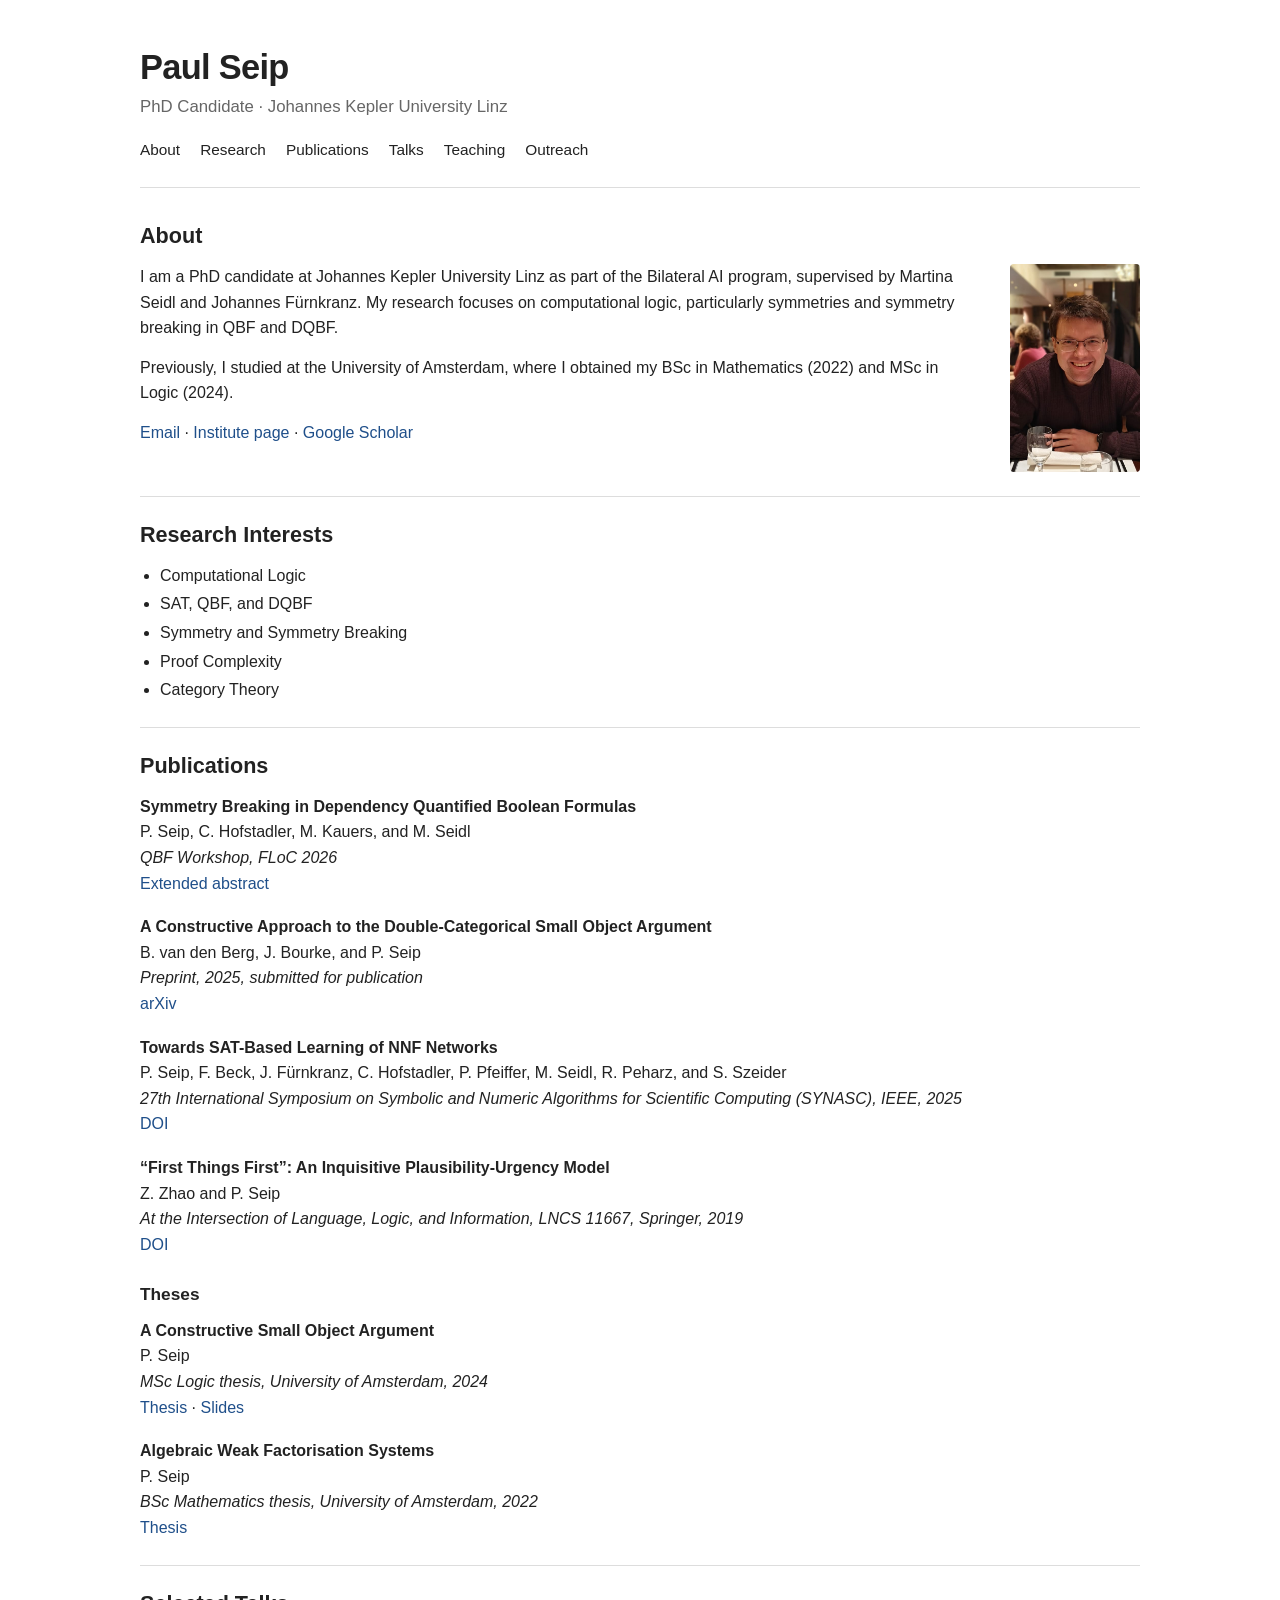
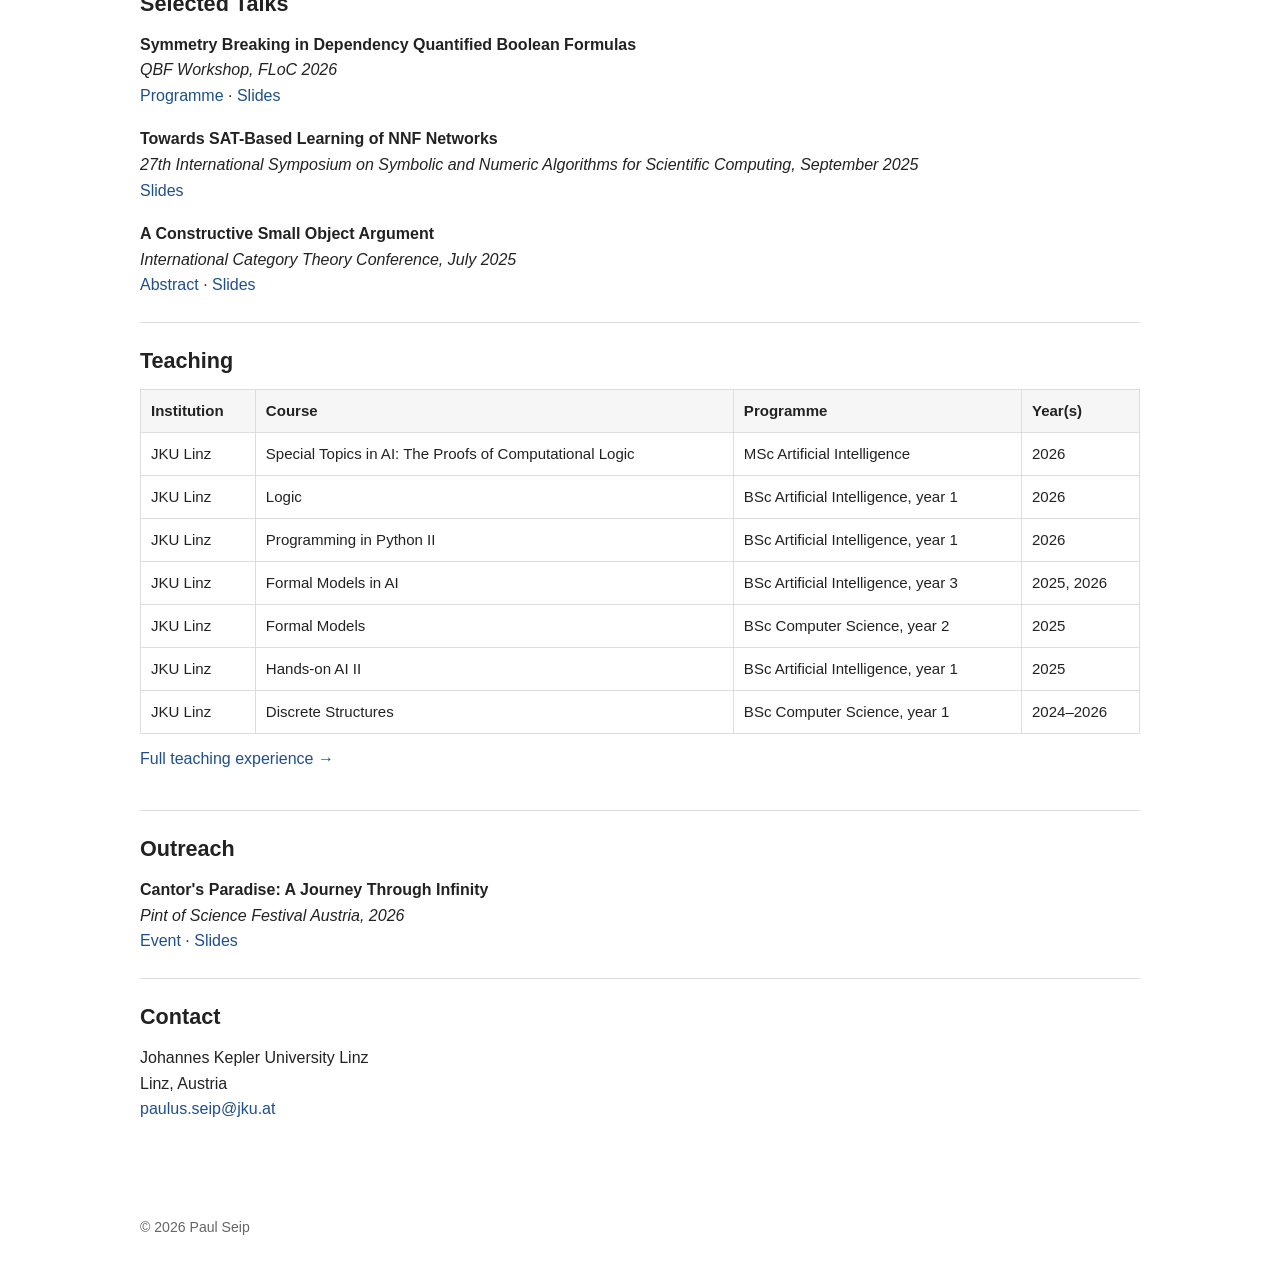
<file: index.html>
<!DOCTYPE html>
<html lang="en">
<head>
  <meta charset="utf-8">
  <meta name="viewport" content="width=device-width, initial-scale=1">

  <title>Paul Seip - Academic Homepage</title>
  <meta name="description" content="Academic homepage of Paul Seip, PhD candidate at Johannes Kepler University Linz.">

  <link rel="stylesheet" href="style.css">
</head>

<body>
  <div class="container">

    <header>
      <h1>Paul Seip</h1>
      <p class="subtitle">
        PhD Candidate · Johannes Kepler University Linz
      </p>

      <nav aria-label="Main navigation">
        <a href="#about">About</a>
        <a href="#research">Research</a>
        <a href="#publications">Publications</a>
        <a href="#talks">Talks</a>
        <a href="#teaching">Teaching</a>
        <a href="#outreach">Outreach</a>
      </nav>
    </header>

    <main>

      <section id="about">
        <h2>About</h2>

        <div class="about-layout">
          <div class="about-text">
            <p>
              I am a PhD candidate at Johannes Kepler University Linz as part of the
              Bilateral AI program, supervised by Martina Seidl and Johannes Fürnkranz.
              My research focuses on computational logic, particularly symmetries and
              symmetry breaking in QBF and DQBF.
            </p>

            <p>
              Previously, I studied at the University of Amsterdam, where I obtained
              my BSc in Mathematics (2022) and MSc in Logic (2024).
            </p>

            <p class="links">
              <a href="mailto:paulus.seip@jku.at">Email</a>
              ·
              <a href="https://www.jku.at/institut-fuer-symbolic-artificial-intelligence/team/paulus-seip-msc/">Institute page</a>
              ·
              <a href="https://scholar.google.com/citations?hl=en&amp;user=l6cyWIUAAAAJ">Google Scholar</a>
            </p>
          </div>

          <img class="profile-photo" src="photo.png" alt="Photo of Paul Seip">
        </div>
      </section>

      <section id="research">
        <h2>Research Interests</h2>
        <ul>
          <li>Computational Logic</li>
          <li>SAT, QBF, and DQBF</li>
          <li>Symmetry and Symmetry Breaking</li>
          <li>Proof Complexity</li>
          <li>Category Theory</li>
        </ul>
      </section>

      <section id="publications">
        <h2>Publications</h2>

        <div class="publication">
          <strong>Symmetry Breaking in Dependency Quantified Boolean Formulas</strong><br>
          P. Seip, C. Hofstadler, M. Kauers, and M. Seidl<br>
          <em>QBF Workshop, FLoC 2026</em><br>
          <a href="FLoC_extended_abstract.pdf">Extended abstract</a>
        </div>

        <div class="publication">
          <strong>A Constructive Approach to the Double-Categorical Small Object Argument</strong><br>
          B. van den Berg, J. Bourke, and P. Seip<br>
          <em>Preprint, 2025, submitted for publication</em><br>
          <a href="https://arxiv.org/abs/2512.11692">arXiv</a>
        </div>

        <div class="publication">
          <strong>Towards SAT-Based Learning of NNF Networks</strong><br>
          P. Seip, F. Beck, J. Fürnkranz, C. Hofstadler, P. Pfeiffer,
          M. Seidl, R. Peharz, and S. Szeider<br>
          <em>27th International Symposium on Symbolic and Numeric Algorithms for Scientific Computing (SYNASC), IEEE, 2025</em><br>
          <a href="https://doi.org/10.1109/SYNASC69064.2025.00024">DOI</a>
        </div>

        <div class="publication">
          <strong>“First Things First”: An Inquisitive Plausibility-Urgency Model</strong><br>
          Z. Zhao and P. Seip<br>
          <em>At the Intersection of Language, Logic, and Information, LNCS 11667, Springer, 2019</em><br>
          <a href="https://doi.org/10.1007/978-3-662-59620-3_13">DOI</a>
        </div>

        <h3>Theses</h3>

        <div class="publication">
          <strong>A Constructive Small Object Argument</strong><br>
          P. Seip<br>
          <em>MSc Logic thesis, University of Amsterdam, 2024</em><br>
          <a href="https://eprints.illc.uva.nl/id/document/13005">Thesis</a>
          ·
          <a href="MSc_presentation.pdf">Slides</a>
        </div>

        <div class="publication">
          <strong>Algebraic Weak Factorisation Systems</strong><br>
          P. Seip<br>
          <em>BSc Mathematics thesis, University of Amsterdam, 2022</em><br>
          <a href="https://scripties.uba.uva.nl/search?id=record_52614">Thesis</a>
        </div>
      </section>

      <section id="talks">
        <h2>Selected Talks</h2>

        <div class="publication">
          <strong>Symmetry Breaking in Dependency Quantified Boolean Formulas</strong><br>
          <em>QBF Workshop, FLoC 2026</em><br>
          <a href="https://qbf-workshop.github.io/programme/">Programme</a>
          ·
          <a href="FLoC_presentation.pdf">Slides</a>
        </div>

        <div class="publication">
          <strong>Towards SAT-Based Learning of NNF Networks</strong><br>
          <em>27th International Symposium on Symbolic and Numeric Algorithms for Scientific Computing, September 2025</em><br>
          <a href="SYNASC_presentation.pdf">Slides</a>
        </div>

        <div class="publication">
          <strong>A Constructive Small Object Argument</strong><br>
          <em>International Category Theory Conference, July 2025</em><br>
          <a href="https://archive.math.muni.cz/conference/ct2025/data/uploads/abstracts/seip.pdf">Abstract</a>
          ·
          <a href="https://archive.math.muni.cz/conference/ct2025/data/uploads/slides/seip.pdf">Slides</a>
        </div>
      </section>

      <section id="teaching">
        <h2>Teaching</h2>

        <table>
          <thead>
            <tr>
              <th>Institution</th>
              <th>Course</th>
              <th>Programme</th>
              <th>Year(s)</th>
            </tr>
          </thead>
          <tbody>
            <tr>
              <td>JKU Linz</td>
              <td>Special Topics in AI: The Proofs of Computational Logic</td>
              <td>MSc Artificial Intelligence</td>
              <td>2026</td>
            </tr>
            <tr>
              <td>JKU Linz</td>
              <td>Logic</td>
              <td>BSc Artificial Intelligence, year 1</td>
              <td>2026</td>
            </tr>
            <tr>
              <td>JKU Linz</td>
              <td>Programming in Python II</td>
              <td>BSc Artificial Intelligence, year 1</td>
              <td>2026</td>
            </tr>
            <tr>
              <td>JKU Linz</td>
              <td>Formal Models in AI</td>
              <td>BSc Artificial Intelligence, year 3</td>
              <td>2025, 2026</td>
            </tr>
            <tr>
              <td>JKU Linz</td>
              <td>Formal Models</td>
              <td>BSc Computer Science, year 2</td>
              <td>2025</td>
            </tr>
            <tr>
              <td>JKU Linz</td>
              <td>Hands-on AI II</td>
              <td>BSc Artificial Intelligence, year 1</td>
              <td>2025</td>
            </tr>
            <tr>
              <td>JKU Linz</td>
              <td>Discrete Structures</td>
              <td>BSc Computer Science, year 1</td>
              <td>2024–2026</td>
            </tr>
          </tbody>
        </table>

        <p><a href="teaching.html">Full teaching experience →</a></p>
      </section>

      <section id="outreach">
        <h2>Outreach</h2>

        <div class="publication">
          <strong>Cantor's Paradise: A Journey Through Infinity</strong><br>
          <em>Pint of Science Festival Austria, 2026</em><br>
          <a href="https://pintofscience.at/event/from-atoms-to-glaxies-mathematics/">Event</a>
          ·
          <a href="PoS_presentation.pdf">Slides</a>
        </div>
      </section>

      <section id="contact">
        <h2>Contact</h2>
        <p>
          Johannes Kepler University Linz<br>
          Linz, Austria<br>
          <a href="mailto:paulus.seip@jku.at">paulus.seip@jku.at</a>
        </p>
      </section>

    </main>

    <footer>
      <p>© 2026 Paul Seip</p>
    </footer>

  </div>
</body>
</html>
</file>
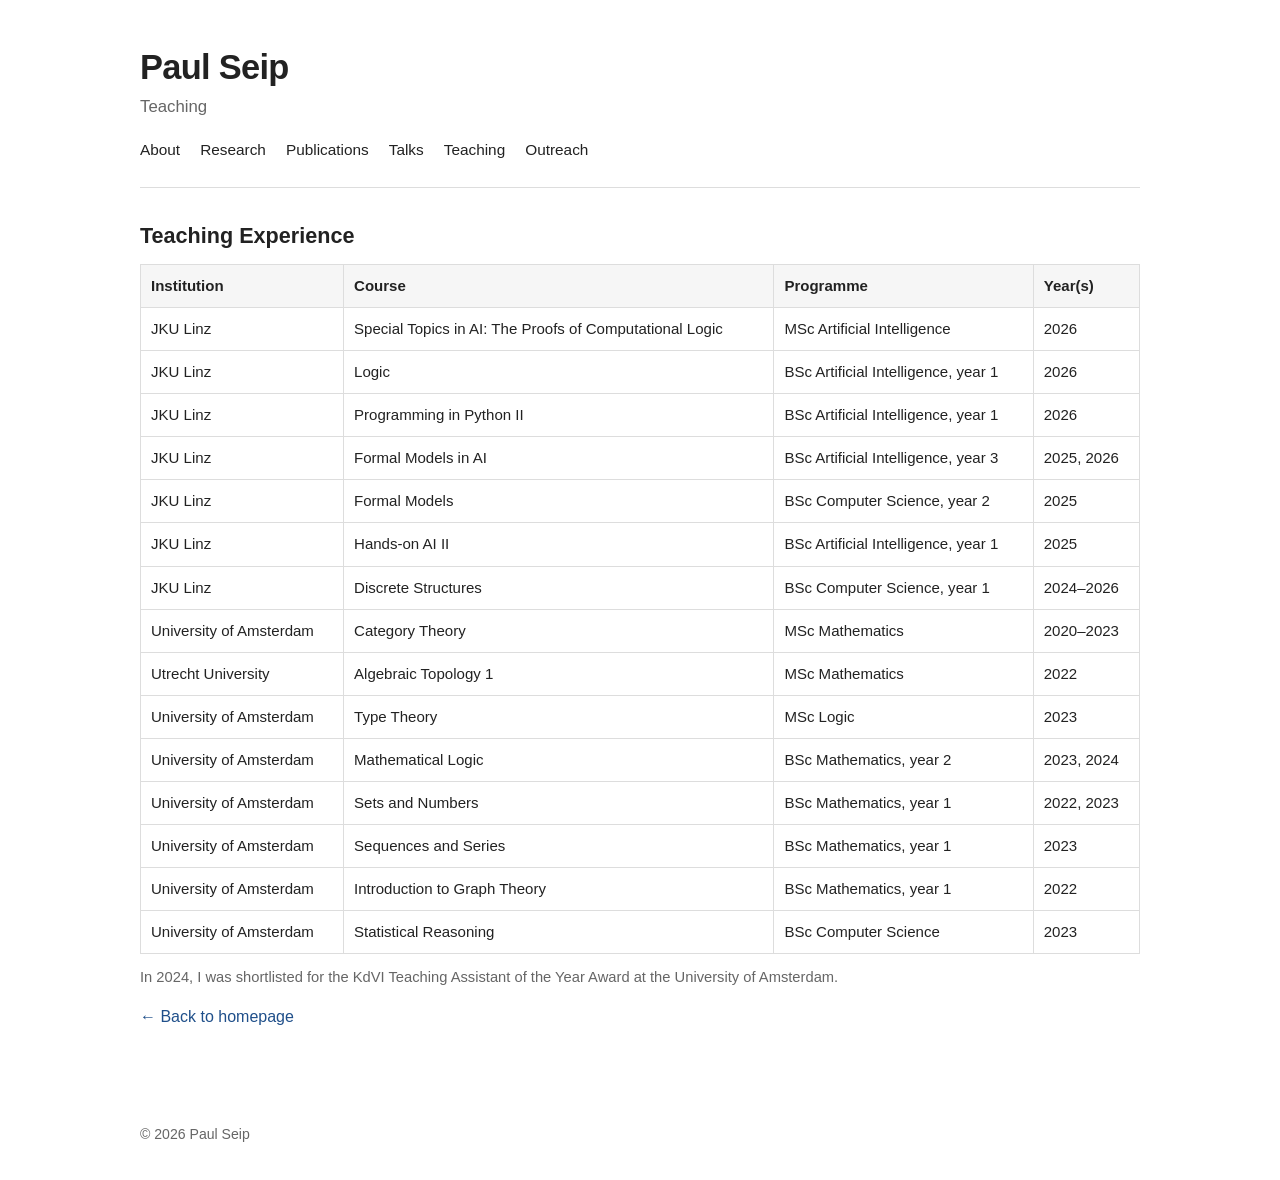
<file: teaching.html>
<!DOCTYPE html>
<html lang="en">
<head>
  <meta charset="utf-8">
  <meta name="viewport" content="width=device-width, initial-scale=1">

  <title>Teaching - Paul Seip</title>
  <meta name="description" content="Teaching experience of Paul Seip.">

  <link rel="stylesheet" href="style.css">
</head>

<body>
  <div class="container">

    <header>
      <h1>Paul Seip</h1>
      <p class="subtitle">Teaching</p>

      <nav aria-label="Main navigation">
        <a href="index.html#about">About</a>
        <a href="index.html#research">Research</a>
        <a href="index.html#publications">Publications</a>
        <a href="index.html#talks">Talks</a>
        <a href="teaching.html">Teaching</a>
        <a href="index.html#outreach">Outreach</a>
      </nav>
    </header>

    <main>
      <section>
        <h2>Teaching Experience</h2>

        <table>
          <thead>
            <tr>
              <th>Institution</th>
              <th>Course</th>
              <th>Programme</th>
              <th>Year(s)</th>
            </tr>
          </thead>
          <tbody>
            <tr>
              <td>JKU Linz</td>
              <td>Special Topics in AI: The Proofs of Computational Logic</td>
              <td>MSc Artificial Intelligence</td>
              <td>2026</td>
            </tr>
            <tr>
              <td>JKU Linz</td>
              <td>Logic</td>
              <td>BSc Artificial Intelligence, year 1</td>
              <td>2026</td>
            </tr>
            <tr>
              <td>JKU Linz</td>
              <td>Programming in Python II</td>
              <td>BSc Artificial Intelligence, year 1</td>
              <td>2026</td>
            </tr>
            <tr>
              <td>JKU Linz</td>
              <td>Formal Models in AI</td>
              <td>BSc Artificial Intelligence, year 3</td>
              <td>2025, 2026</td>
            </tr>
            <tr>
              <td>JKU Linz</td>
              <td>Formal Models</td>
              <td>BSc Computer Science, year 2</td>
              <td>2025</td>
            </tr>
            <tr>
              <td>JKU Linz</td>
              <td>Hands-on AI II</td>
              <td>BSc Artificial Intelligence, year 1</td>
              <td>2025</td>
            </tr>
            <tr>
              <td>JKU Linz</td>
              <td>Discrete Structures</td>
              <td>BSc Computer Science, year 1</td>
              <td>2024–2026</td>
            </tr>
            <tr>
              <td>University of Amsterdam</td>
              <td>Category Theory</td>
              <td>MSc Mathematics</td>
              <td>2020–2023</td>
            </tr>
            <tr>
              <td>Utrecht University</td>
              <td>Algebraic Topology 1</td>
              <td>MSc Mathematics</td>
              <td>2022</td>
            </tr>
            <tr>
              <td>University of Amsterdam</td>
              <td>Type Theory</td>
              <td>MSc Logic</td>
              <td>2023</td>
            </tr>
            <tr>
              <td>University of Amsterdam</td>
              <td>Mathematical Logic</td>
              <td>BSc Mathematics, year 2</td>
              <td>2023, 2024</td>
            </tr>
            <tr>
              <td>University of Amsterdam</td>
              <td>Sets and Numbers</td>
              <td>BSc Mathematics, year 1</td>
              <td>2022, 2023</td>
            </tr>
            <tr>
              <td>University of Amsterdam</td>
              <td>Sequences and Series</td>
              <td>BSc Mathematics, year 1</td>
              <td>2023</td>
            </tr>
            <tr>
              <td>University of Amsterdam</td>
              <td>Introduction to Graph Theory</td>
              <td>BSc Mathematics, year 1</td>
              <td>2022</td>
            </tr>
            <tr>
              <td>University of Amsterdam</td>
              <td>Statistical Reasoning</td>
              <td>BSc Computer Science</td>
              <td>2023</td>
            </tr>
          </tbody>
        </table>

        <p class="teaching-note">In 2024, I was shortlisted for the KdVI Teaching Assistant of the Year Award at the University of Amsterdam.</p>
        
        <p><a href="index.html">← Back to homepage</a></p>
      </section>
    </main>

    <footer>
      <p>© 2026 Paul Seip</p>
    </footer>

  </div>
</body>
</html>
</file>
<file: style.css>
:root {
  --text: #222;
  --muted: #666;
  --border: #dddddd;
  --link: #1f4f8a;
  --background: #ffffff;
  --table-head: #f6f6f6;
}

* {
  box-sizing: border-box;
}

html {
  scroll-behavior: smooth;
}

body {
  margin: 0;
  background: var(--background);
  color: var(--text);
  font-family: -apple-system, BlinkMacSystemFont, "Segoe UI", Roboto, Helvetica, Arial, sans-serif;
  font-size: 16px;
  line-height: 1.6;
}

.container {
  width: min(1000px, calc(100% - 40px));
  margin: 0 auto;
}

header {
  padding: 48px 0 24px;
  border-bottom: 1px solid var(--border);
}

header h1 {
  margin: 0;
  font-size: 2.15rem;
  line-height: 1.15;
  font-weight: 650;
  letter-spacing: -0.02em;
}

.subtitle {
  margin: 6px 0 18px;
  color: var(--muted);
  font-size: 1.05rem;
}

nav {
  display: flex;
  flex-wrap: wrap;
  gap: 8px 20px;
}

nav a {
  color: var(--text);
  text-decoration: none;
  font-size: 0.96rem;
}

nav a:hover,
nav a:focus {
  color: var(--link);
  text-decoration: underline;
}

main {
  padding: 10px 0 36px;
}

section {
  padding: 24px 0;
  border-bottom: 1px solid var(--border);
}

section:last-child {
  border-bottom: 0;
}

h2 {
  margin: 0 0 14px;
  font-size: 1.35rem;
  line-height: 1.3;
  font-weight: 650;
}

h3 {
  margin: 26px 0 12px;
  font-size: 1.08rem;
  line-height: 1.3;
  font-weight: 650;
}

p {
  margin: 0 0 14px;
}

ul {
  margin: 0;
  padding-left: 1.25rem;
}

li + li {
  margin-top: 3px;
}

a {
  color: var(--link);
  text-decoration: none;
}

a:hover,
a:focus {
  text-decoration: underline;
}

.about-layout {
  display: flex;
  align-items: flex-start;
  justify-content: space-between;
  gap: 30px;
}

.about-text {
  flex: 1 1 auto;
  min-width: 0;
}

.profile-photo {
  flex: 0 0 auto;
  width: 130px;
  height: auto;
  border-radius: 4px;
}

.links {
  margin-bottom: 0;
}

.publication {
  margin-bottom: 18px;
}

.publication:last-child {
  margin-bottom: 0;
}

table {
  width: 100%;
  border-collapse: collapse;
  margin: 4px 0 12px;
  font-size: 0.94rem;
}

th,
td {
  padding: 9px 10px;
  border: 1px solid var(--border);
  text-align: left;
  vertical-align: top;
}

th {
  background: var(--table-head);
  font-weight: 650;
}

.teaching-note {
  margin-top: 12px;
  color: var(--muted);
  font-size: 0.92rem;
}

footer {
  padding: 20px 0 34px;
  color: var(--muted);
  font-size: 0.88rem;
}

footer p {
  margin: 0;
}

@media (max-width: 700px) {
  .container {
    width: min(100% - 28px, 900px);
  }

  header {
    padding-top: 32px;
  }

  header h1 {
    font-size: 1.9rem;
  }

  .about-layout {
    gap: 20px;
  }

  .profile-photo {
    width: 90px;
    height: auto;
  }

  table {
    display: block;
    overflow-x: auto;
    white-space: nowrap;
  }
}

@media (max-width: 520px) {
  .about-layout {
    display: block;
  }

  .profile-photo {
    display: block;
    margin: 18px 0 0;
  }

  nav {
    gap: 6px 15px;
  }
}
</file>
